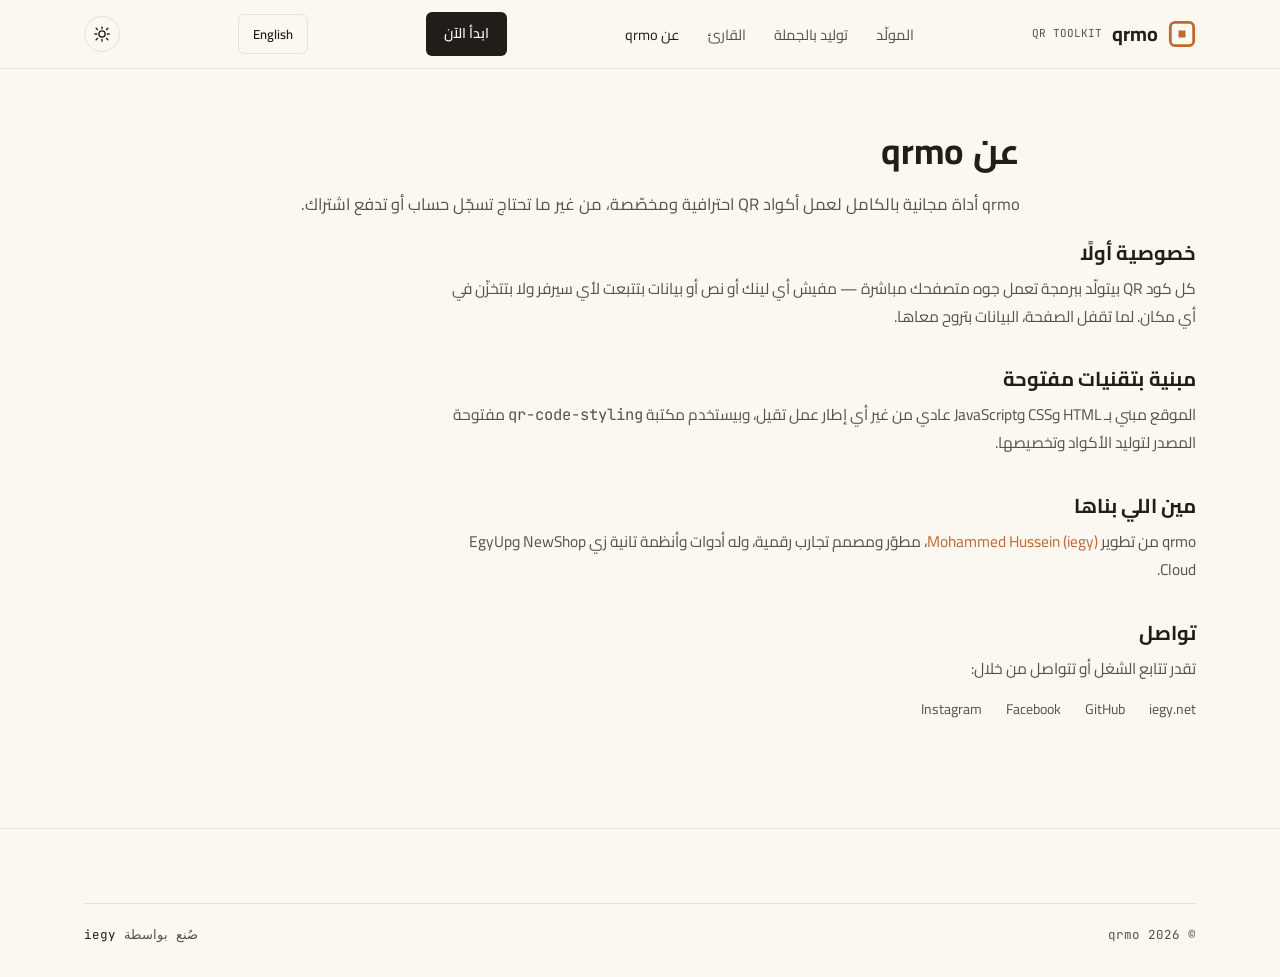
<file: about.html>
<!DOCTYPE html>
<html lang="ar" dir="rtl">
<head>
<meta charset="UTF-8">
<script>(function(){try{var l=localStorage.getItem('qrmo-lang')||'ar';document.documentElement.lang=l;document.documentElement.dir=l==='ar'?'rtl':'ltr';var th=localStorage.getItem('qrmo-theme');if(th==='light')document.documentElement.setAttribute('data-theme','light');}catch(e){}})();</script>
<meta name="viewport" content="width=device-width, initial-scale=1">
<title>عن qrmo</title>
<meta name="description" content="qrmo أداة مجانية لعمل أكواد QR احترافية، بتشتغل بالكامل جوه متصفحك من غير ما ترسل أي بيانات لسيرفر.">
<link rel="canonical" href="https://iegy.net/qr/about.html">
<meta property="og:type" content="website">
<meta property="og:site_name" content="qrmo">
<meta property="og:locale" content="ar_AR">
<meta property="og:title" content="عن qrmo">
<meta property="og:description" content="qrmo أداة مجانية لعمل أكواد QR احترافية، بتشتغل بالكامل جوه متصفحك من غير ما ترسل أي بيانات لسيرفر.">
<meta property="og:url" content="https://iegy.net/qr/about.html">
<meta property="og:image" content="https://iegy.net/qr/og-image.png">
<meta property="og:image:width" content="1200">
<meta property="og:image:height" content="630">
<meta name="twitter:card" content="summary_large_image">
<meta name="twitter:title" content="عن qrmo">
<meta name="twitter:description" content="qrmo أداة مجانية لعمل أكواد QR احترافية، بتشتغل بالكامل جوه متصفحك.">
<meta name="twitter:image" content="https://iegy.net/qr/og-image.png">
<meta name="theme-color" content="#111219">
<link rel="manifest" href="manifest.json">
<link rel="icon" type="image/svg+xml" href="favicon.svg">
<link rel="icon" type="image/png" sizes="32x32" href="favicon-32.png">
<link rel="apple-touch-icon" href="apple-touch-icon.png">
<link rel="stylesheet" href="style.css">
</head>
<body>

<nav class="site-nav">
  <div class="container">
    <a href="index.html" class="brand">
      <span class="brand-mark"><svg viewBox="0 0 24 24" fill="none"><rect x="2" y="2" width="20" height="20" rx="4" stroke="currentColor" stroke-width="2.4"/><rect x="9" y="9" width="6" height="6" fill="currentColor"/></svg></span>
      qrmo <small class="mono" data-i18n="nav.tag">QR TOOLKIT</small>
    </a>
    <ul class="nav-links">
      <li><a href="generator.html" data-i18n="nav.generator">المولّد</a></li>
      <li><a href="batch.html" data-i18n="nav.batch">توليد بالجملة</a></li>
      <li><a href="scanner.html" data-i18n="nav.scanner">القارئ</a></li>
      <li><a href="about.html" class="active" data-i18n="nav.about">عن qrmo</a></li>
    </ul>
    <a href="generator.html" class="nav-cta" style="display:inline-flex" data-i18n="nav.cta.start">ابدأ الآن</a>
    <button class="lang-toggle" id="langToggle" type="button" data-i18n="nav.lang.toggle">English</button>
    <button class="theme-toggle" id="themeToggle" type="button" aria-label="Toggle theme" data-i18n-aria-label="nav.theme.toggle"><svg class="icon-sun" viewBox="0 0 24 24" fill="none" aria-hidden="true"><circle cx="12" cy="12" r="4.2" stroke="currentColor" stroke-width="1.8"/><path d="M12 2.5v2.4M12 19.1v2.4M4.2 4.2l1.7 1.7M18.1 18.1l1.7 1.7M2.5 12h2.4M19.1 12h2.4M4.2 19.8l1.7-1.7M18.1 5.9l1.7-1.7" stroke="currentColor" stroke-width="1.8" stroke-linecap="round"/></svg><svg class="icon-moon" viewBox="0 0 24 24" fill="none" aria-hidden="true"><path d="M20 14.5A8.5 8.5 0 119.5 4a7 7 0 1010.5 10.5z" stroke="currentColor" stroke-width="1.8" stroke-linejoin="round"/></svg></button>
    <button class="nav-toggle" aria-label="فتح القائمة" data-i18n-aria-label="nav.toggle.aria" aria-expanded="false">
      <span></span><span></span><span></span>
    </button>
  </div>
</nav>

<div class="container about-hero">
  <h1 data-i18n="about.h1">عن qrmo</h1>
  <p data-i18n="about.lead">qrmo أداة مجانية بالكامل لعمل أكواد QR احترافية ومخصّصة، من غير ما تحتاج تسجّل حساب أو تدفع اشتراك.</p>
</div>

<div class="container" style="padding-bottom:70px;">
  <div class="about-block reveal">
    <h2 data-i18n="about.privacy.h2">خصوصية أولًا</h2>
    <p data-i18n="about.privacy.p">كل كود QR بيتولّد ببرمجة تعمل جوه متصفحك مباشرة — مفيش أي لينك أو نص أو بيانات بتتبعت لأي سيرفر ولا بتتخزّن في أي مكان. لما تقفل الصفحة، البيانات بتروح معاها.</p>
  </div>

  <div class="about-block reveal">
    <h2 data-i18n="about.tech.h2">مبنية بتقنيات مفتوحة</h2>
    <p><span data-i18n="about.tech.p1">الموقع مبني بـ HTML وCSS وJavaScript عادي من غير أي إطار عمل تقيل، وبيستخدم مكتبة</span> <span class="mono">qr-code-styling</span> <span data-i18n="about.tech.p2">مفتوحة المصدر لتوليد الأكواد وتخصيصها.</span></p>
  </div>

  <div class="about-block reveal">
    <h2 data-i18n="about.who.h2">مين اللي بناها</h2>
    <p><span data-i18n="about.who.p1">qrmo من تطوير</span> <a href="https://iegy.net" target="_blank" rel="noopener" style="color:var(--ultra-600)">Mohammed Hussein (iegy)</a><span data-i18n="about.who.p2">، مطوّر ومصمم تجارب رقمية، وله أدوات وأنظمة تانية زي NewShop وEgyUp Cloud.</span></p>
  </div>

  <div class="about-block reveal">
    <h2 data-i18n="about.contact.h2">تواصل</h2>
    <p data-i18n="about.contact.p">تقدر تتابع الشغل أو تتواصل من خلال:</p>
    <div class="footer-links" style="margin-top:14px;">
      <a href="https://iegy.net" target="_blank" rel="noopener">iegy.net</a>
      <a href="https://github.com/iegy/qrmo" target="_blank" rel="noopener">GitHub</a>
      <a href="https://facebook.com/iegy.net" target="_blank" rel="noopener">Facebook</a>
      <a href="https://instagram.com/iegyup" target="_blank" rel="noopener">Instagram</a>
    </div>
  </div>
</div>

<footer class="site-footer">
  <div class="container">
    <div class="footer-bottom">
      <span>© <span data-year></span> qrmo</span>
      <span><span data-i18n="footer.made">صُنع بواسطة</span> <a href="https://iegy.net" target="_blank" rel="noopener" style="color:var(--paper-50)">iegy</a></span>
    </div>
  </div>
</footer>

<script src="i18n.js"></script>
<script src="main.js"></script>
</body>
</html>
</file>
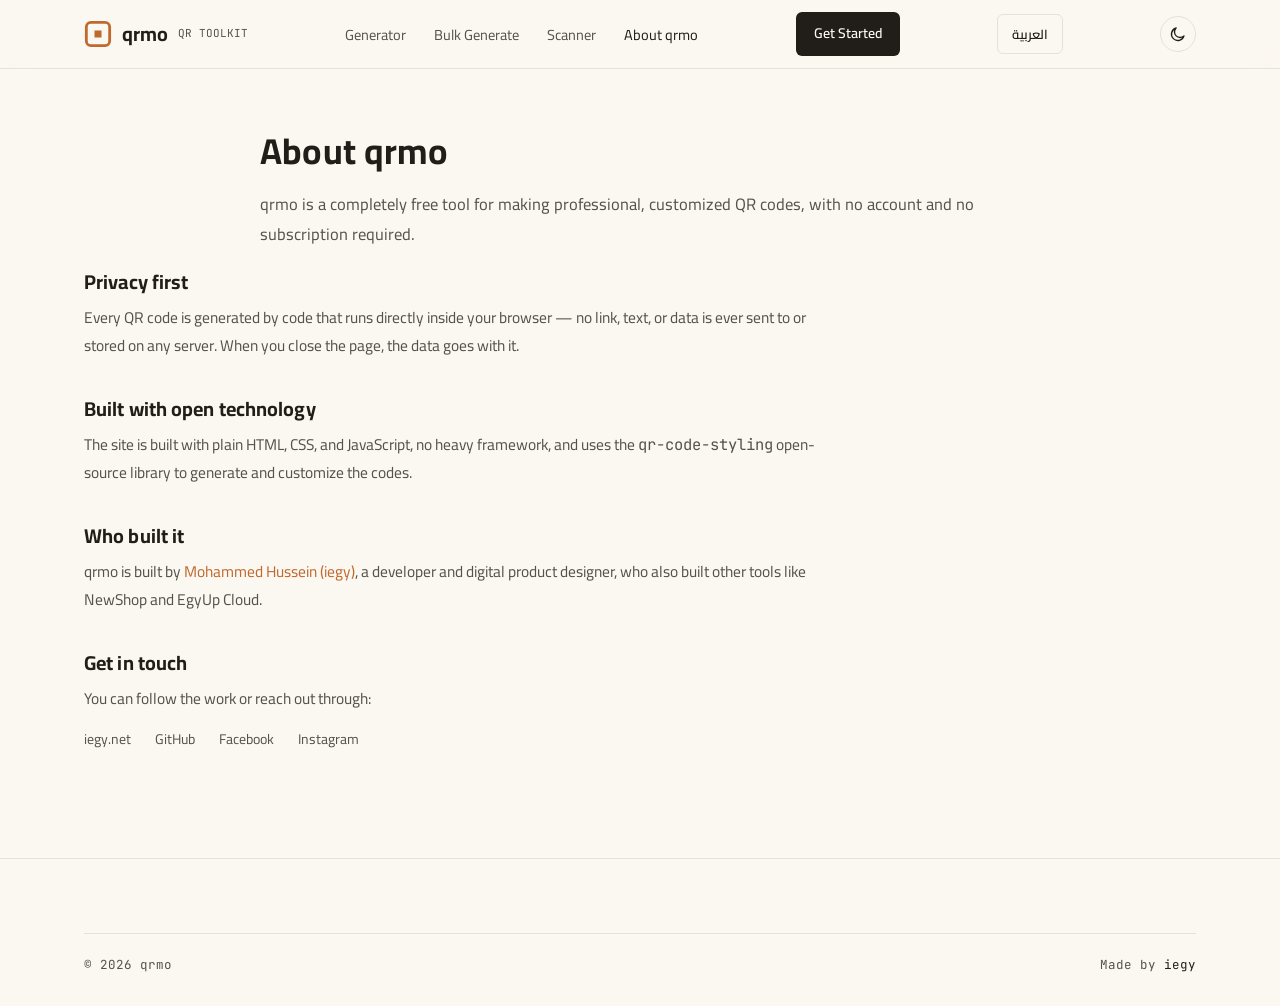
<file: en/about.html>
<!DOCTYPE html>
<html lang="en" dir="ltr" data-theme="light" data-default-lang="en" data-asset-base="../">
<head>
<meta charset="UTF-8">
<script>(function(){try{var l=document.documentElement.dataset.defaultLang||'en';document.documentElement.lang=l;document.documentElement.dir=l==='ar'?'rtl':'ltr';var t=localStorage.getItem('qrmo-theme');if(!t)t=matchMedia('(prefers-color-scheme: dark)').matches?'dark':'light';document.documentElement.dataset.theme=t;}catch(e){}})();</script>
<meta name="viewport" content="width=device-width, initial-scale=1">
<title>About qrmo</title>
<meta name="description" content="Learn about qrmo, a free privacy-first QR toolkit that runs entirely in your browser.">
<link rel="canonical" href="https://iegy.net/qr/en/about.html">
<link rel="alternate" hreflang="ar" href="https://iegy.net/qr/about.html">
<link rel="alternate" hreflang="en" href="https://iegy.net/qr/en/about.html">
<link rel="alternate" hreflang="x-default" href="https://iegy.net/qr/about.html">
<meta property="og:type" content="website">
<meta property="og:site_name" content="qrmo">
<meta property="og:locale" content="ar_AR">
<meta property="og:title" content="About qrmo">
<meta property="og:description" content="Learn about qrmo, a free privacy-first QR toolkit that runs entirely in your browser.">
<meta property="og:url" content="https://iegy.net/qr/en/about.html">
<meta property="og:image" content="https://iegy.net/qr/og-image.png">
<meta property="og:image:width" content="1200">
<meta property="og:image:height" content="630">
<meta name="twitter:card" content="summary_large_image">
<meta name="twitter:title" content="About qrmo">
<meta name="twitter:description" content="Learn about qrmo, a free privacy-first QR toolkit that runs entirely in your browser.">
<meta name="twitter:image" content="https://iegy.net/qr/og-image.png">
<meta name="theme-color" content="#FBF7F1">
<link rel="manifest" href="../manifest.json">
<link rel="icon" type="image/svg+xml" href="../favicon.svg">
<link rel="icon" type="image/png" sizes="32x32" href="../favicon-32.png">
<link rel="apple-touch-icon" href="../apple-touch-icon.png">
<link rel="stylesheet" href="../style.css">
</head>
<body>

<nav class="site-nav">
  <div class="container">
    <a href="index.html" class="brand">
      <span class="brand-mark"><svg viewBox="0 0 24 24" fill="none"><rect x="2" y="2" width="20" height="20" rx="4" stroke="currentColor" stroke-width="2.4"/><rect x="9" y="9" width="6" height="6" fill="currentColor"/></svg></span>
      qrmo <small class="mono" data-i18n="nav.tag">QR TOOLKIT</small>
    </a>
    <ul class="nav-links">
      <li><a href="generator.html" data-i18n="nav.generator">Generator</a></li>
      <li><a href="batch.html" data-i18n="nav.batch">Bulk Generate</a></li>
      <li><a href="scanner.html" data-i18n="nav.scanner">Scanner</a></li>
      <li><a href="about.html" class="active" data-i18n="nav.about">About qrmo</a></li>
    </ul>
    <a href="generator.html" class="nav-cta" style="display:inline-flex" data-i18n="nav.cta.start">ابدأ الآن</a>
    <button class="lang-toggle" id="langToggle" type="button" data-i18n="nav.lang.toggle">العربية</button>
    <button class="theme-toggle" id="themeToggle" type="button" aria-label="Toggle theme" data-i18n-aria-label="nav.theme.toggle"><svg class="icon-sun" viewBox="0 0 24 24" fill="none" aria-hidden="true"><circle cx="12" cy="12" r="4.2" stroke="currentColor" stroke-width="1.8"/><path d="M12 2.5v2.4M12 19.1v2.4M4.2 4.2l1.7 1.7M18.1 18.1l1.7 1.7M2.5 12h2.4M19.1 12h2.4M4.2 19.8l1.7-1.7M18.1 5.9l1.7-1.7" stroke="currentColor" stroke-width="1.8" stroke-linecap="round"/></svg><svg class="icon-moon" viewBox="0 0 24 24" fill="none" aria-hidden="true"><path d="M20 14.5A8.5 8.5 0 119.5 4a7 7 0 1010.5 10.5z" stroke="currentColor" stroke-width="1.8" stroke-linejoin="round"/></svg></button>
    <button class="nav-toggle" aria-label="فتح القائمة" data-i18n-aria-label="nav.toggle.aria" aria-expanded="false">
      <span></span><span></span><span></span>
    </button>
  </div>
</nav>

<div class="container about-hero">
  <h1 data-i18n="about.h1">About qrmo</h1>
  <p data-i18n="about.lead">qrmo أداة مجانية بالكامل لعمل أكواد QR احترافية ومخصّصة، من غير ما تحتاج تسجّل حساب أو تدفع اشتراك.</p>
</div>

<div class="container" style="padding-bottom:70px;">
  <div class="about-block reveal">
    <h2 data-i18n="about.privacy.h2">خصوصية أولًا</h2>
    <p data-i18n="about.privacy.p">كل كود QR بيتولّد ببرمجة تعمل جوه متصفحك مباشرة — مفيش أي لينك أو نص أو بيانات بتتبعت لأي سيرفر ولا بتتخزّن في أي مكان. لما تقفل الصفحة، البيانات بتروح معاها.</p>
  </div>

  <div class="about-block reveal">
    <h2 data-i18n="about.tech.h2">مبنية بتقنيات مفتوحة</h2>
    <p><span data-i18n="about.tech.p1">الموقع مبني بـ HTML وCSS وJavaScript عادي من غير أي إطار عمل تقيل، وبيستخدم مكتبة</span> <span class="mono">qr-code-styling</span> <span data-i18n="about.tech.p2">مفتوحة المصدر لتوليد الأكواد وتخصيصها.</span></p>
  </div>

  <div class="about-block reveal">
    <h2 data-i18n="about.who.h2">مين اللي بناها</h2>
    <p><span data-i18n="about.who.p1">qrmo من تطوير</span> <a href="https://iegy.net" target="_blank" rel="noopener" style="color:var(--ultra-600)">Mohammed Hussein (iegy)</a><span data-i18n="about.who.p2">، مطوّر ومصمم تجارب رقمية، وله أدوات وأنظمة تانية زي NewShop وEgyUp Cloud.</span></p>
  </div>

  <div class="about-block reveal">
    <h2 data-i18n="about.contact.h2">تواصل</h2>
    <p data-i18n="about.contact.p">تقدر تتابع الشغل أو تتواصل من خلال:</p>
    <div class="footer-links" style="margin-top:14px;">
      <a href="https://iegy.net" target="_blank" rel="noopener">iegy.net</a>
      <a href="https://github.com/iegy/qrmo" target="_blank" rel="noopener">GitHub</a>
      <a href="https://facebook.com/iegy.net" target="_blank" rel="noopener">Facebook</a>
      <a href="https://instagram.com/iegyup" target="_blank" rel="noopener">Instagram</a>
    </div>
  </div>
</div>

<footer class="site-footer">
  <div class="container">
    <div class="footer-bottom">
      <span>© <span data-year></span> qrmo</span>
      <span><span data-i18n="footer.made">صُنع بواسطة</span> <a href="https://iegy.net" target="_blank" rel="noopener" style="color:var(--fg)">iegy</a></span>
    </div>
  </div>
</footer>

<script src="../i18n.js"></script>
<script src="../main.js"></script>
</body>
</html>
</file>
<file: style.css>
/* ==========================================================================
   qrmo — design tokens & shared styles
   Concept: a scanning desk in low light — paper proof-sheets (QR cards)
   sitting on a dark inked surface, with the QR finder-pattern (the three
   nested corner squares every QR code has) reused as the site's own
   registration marks. Authentic detail: marks sit at exactly THREE
   corners (top-right, top-left, bottom-right) — like a real QR symbol,
   never four.
   ========================================================================== */

@import url('https://fonts.googleapis.com/css2?family=Cairo:wght@400;500;600;700&family=JetBrains+Mono:wght@400;500;600;700&display=swap');

:root{
  --cream:#FBF7F1; --cream-deep:#F3ECE1; --paper:#FFFFFF;
  --ink:#211E1A; --ink-soft:#55524B; --sage:#9DA287; --sage-dark:#767C63;
  --sand:#D6C3A9; --sand-dark:#A88A5F; --ember:#E4894B; --ember-dark:#C0692D;
  --ink-900:#211E1A; --ink-800:#332F2A; --ink-700:#55524B;
  --paper-50:#FBF7F1; --paper-100:#F3ECE1; --module:#211E1A;
  --ultra-600:#C0692D; --ultra-700:#A95625; --ultra-100:#F8E9DD;
  --verified-600:#767C63; --verified-100:#E8EBDD;
  --line-onlight:rgba(33,30,26,.12); --line-ondark:rgba(244,239,231,.12);
  --muted-onlight:#55524B; --muted-ondark:#B5ADA1;
  --bg:var(--cream); --bg-alt:var(--cream-deep); --fg:var(--ink); --fg-muted:var(--ink-soft);
  --hairline:rgba(33,30,26,.10); --surface:var(--paper); --accent:var(--ember-dark); --chip:var(--cream-deep);
  --f-display:'Cairo',system-ui,sans-serif; --f-body:'Cairo',system-ui,sans-serif; --f-mono:'JetBrains Mono',ui-monospace,monospace;
  --container:1160px; --radius:14px; --radius-sm:6px;
  color-scheme:light;
}
html[data-theme="dark"]{
  --bg:#141210; --bg-alt:#1B1815; --surface:#211E1A; --fg:#F4EFE7; --fg-muted:#B5ADA1;
  --hairline:rgba(244,239,231,.12); --accent:#F0A46B; --chip:rgba(244,239,231,.07);
  --ultra-600:#F0A46B; --ultra-700:#E4894B; --verified-600:#B3BA96;
  color-scheme:dark;
}

*,*::before,*::after{ box-sizing:border-box; }
html{ scroll-behavior:smooth; }
body{
  margin:0;
  background:var(--bg);
  color:var(--fg);
  font-family:var(--f-body);
  font-size:16px;
  line-height:1.7;
  -webkit-font-smoothing:antialiased;
  transition:background-color .2s ease, color .2s ease;
}
img{ max-width:100%; display:block; }
a{ color:inherit; text-decoration:none; }
ul{ margin:0; padding:0; list-style:none; }
button{ font-family:inherit; background:none; border:none; appearance:none; -webkit-appearance:none; -moz-appearance:none; }
h1,h2,h3,h4{ font-family:var(--f-display); font-weight:700; margin:0; line-height:1.25; }
p{ margin:0; }
code, .mono{ font-family:var(--f-mono); }

:focus-visible{ outline:2px solid var(--ultra-600); outline-offset:3px; }

.container{ max-width:var(--container); margin-inline:auto; padding-inline:24px; }
.only-mobile{ display:none; }

@media (prefers-reduced-motion: reduce){
  *{ animation-duration:0.001ms !important; animation-iteration-count:1 !important; transition-duration:0.001ms !important; scroll-behavior:auto !important; }
}

/* ---------------------------------- nav --------------------------------- */
.site-nav{
  position:sticky; top:0; z-index:50;
  background:rgba(17,18,25,.86);
  backdrop-filter:blur(10px);
  border-bottom:1px solid var(--hairline);
}
.site-nav .container{
  display:flex; align-items:center; justify-content:space-between;
  height:68px;
}
.brand{ display:flex; align-items:center; gap:10px; font-family:var(--f-display); font-weight:700; font-size:20px; }
.brand-mark{ width:28px; height:28px; color:var(--ultra-600); }
.brand small{ font-family:var(--f-mono); font-weight:400; font-size:11px; color:var(--fg-muted); }

.nav-links{ display:flex; align-items:center; gap:28px; }
.nav-links a{ font-size:14.5px; color:var(--fg-muted); transition:color .15s; }
.nav-links a:hover, .nav-links a.active{ color:var(--fg); }
.nav-cta{
  background:var(--ultra-600); color:#fff !important; padding:9px 18px;
  border-radius:100px; font-size:14px; font-weight:600;
}
.nav-cta:hover{ background:var(--ultra-700); }
.lang-toggle{
  border:1.5px solid var(--hairline); color:var(--fg); background:transparent;
  padding:7px 14px; border-radius:100px; font-size:13px; font-weight:600; cursor:pointer; transition:.15s;
  font-family:var(--f-body);
}
.lang-toggle:hover{ border-color:var(--ultra-600); color:var(--ultra-600); }
.theme-toggle{
  display:flex; align-items:center; justify-content:center; width:36px; height:36px;
  border-radius:50%; border:1.5px solid var(--hairline); background:transparent; color:var(--fg);
  cursor:pointer; transition:.15s;
}
.theme-toggle:hover{ border-color:var(--ultra-600); color:var(--ultra-600); }
.theme-toggle svg{ width:18px; height:18px; }
.theme-toggle .icon-moon{ display:none; }
[data-theme="light"] .theme-toggle .icon-sun{ display:none; }
[data-theme="light"] .theme-toggle .icon-moon{ display:block; }
.nav-toggle{ display:none; }

body.menu-open{ overflow:hidden; }

@media (max-width:820px){
  /* NOTE: main.js moves this element to be a direct child of <body> while
     in mobile layout. It must NOT be a descendant of `.site-nav` (which is
     `position:sticky`, i.e. "positioned") — a positioned ancestor becomes
     the containing block for `position:fixed` descendants, which made this
     panel size itself against the ~68px nav bar instead of the viewport. */
  .nav-links{
    position:fixed; inset:0; background:var(--bg);
    flex-direction:column; align-items:stretch; padding:88px 24px 24px; gap:4px;
    z-index:70;
    visibility:hidden; opacity:0; pointer-events:none;
    transition:opacity .15s ease, visibility 0s linear .15s;
  }
  .nav-links.open{
    visibility:visible; opacity:1; pointer-events:auto;
    transition:opacity .15s ease, visibility 0s linear;
  }
  .nav-links a{ padding:14px 4px; border-bottom:1px solid var(--hairline); font-size:16px; }
  .nav-toggle{
    display:flex; flex-direction:column; gap:5px; background:none; border:0; padding:8px; cursor:pointer;
    position:relative; z-index:80;
  }
  .nav-toggle span{ width:22px; height:2px; background:var(--fg); border-radius:2px; transition:transform .2s ease, opacity .2s ease; }
  .nav-toggle[aria-expanded="true"] span:nth-child(1){ transform:translateY(7px) rotate(45deg); }
  .nav-toggle[aria-expanded="true"] span:nth-child(2){ opacity:0; }
  .nav-toggle[aria-expanded="true"] span:nth-child(3){ transform:translateY(-7px) rotate(-45deg); }
  .only-mobile{ display:block; }
}

/* --------------------------------- buttons -------------------------------- */
.btn{
  display:inline-flex; align-items:center; justify-content:center; gap:8px;
  padding:13px 26px; border-radius:100px; font-weight:600; font-size:15px;
  border:1px solid transparent; cursor:pointer; transition:.15s;
  background:transparent; appearance:none; -webkit-appearance:none; -moz-appearance:none;
}
.btn-primary{ background:var(--ultra-600); color:#fff; }
.btn-primary:hover{ background:var(--ultra-700); }
.btn-ghost-dark{ border-color:var(--hairline); color:var(--fg); }
.btn-ghost-dark:hover{ border-color:var(--fg); }
.btn-ghost-light{ border-color:var(--line-onlight); color:var(--module); }
.btn-ghost-light:hover{ border-color:var(--module); }
.btn-block{ width:100%; }
.btn[disabled]{ opacity:.45; cursor:not-allowed; }

/* ---------------------------------- proof card / finder marks ---------------------------------- */
.proof-card{
  position:relative;
  background:var(--paper-50);
  color:var(--module);
  border-radius:var(--radius);
  padding:28px;
}
.finder{ position:absolute; width:22px; height:22px; color:var(--ink-900); opacity:.55; }
.finder svg{ width:100%; height:100%; display:block; }
.finder.tl{ top:10px; inset-inline-start:10px; }
.finder.tr{ top:10px; inset-inline-end:10px; }
.finder.br{ bottom:10px; inset-inline-end:10px; }
/* deliberately no .bl — real QR symbols only carry three finder patterns */

.on-dark .finder{ color:var(--paper-50); opacity:.35; }

/* ---------------------------------- hero ---------------------------------- */
.hero{ padding:64px 0 76px; }
.hero-grid{ display:grid; grid-template-columns:1.1fr .9fr; gap:56px; align-items:center; }
.eyebrow{
  display:inline-flex; align-items:center; gap:8px; font-family:var(--f-mono);
  font-size:12.5px; letter-spacing:.04em; color:var(--verified-600);
  background:rgba(14,163,122,.12); border:1px solid rgba(14,163,122,.3);
  padding:6px 12px; border-radius:100px; margin-bottom:20px;
}
.eyebrow i{ width:6px; height:6px; border-radius:50%; background:var(--verified-600); }
.hero h1{ font-size:46px; letter-spacing:-.01em; }
.hero h1 span{ color:var(--ultra-600); }
.hero-sub{ color:var(--fg-muted); font-size:17px; max-width:46ch; margin-top:18px; }
.hero-actions{ display:flex; gap:14px; margin-top:32px; flex-wrap:wrap; }
.hero-note{ margin-top:18px; font-size:13px; color:var(--fg-muted); font-family:var(--f-mono); }

/* live mini demo */
.demo-card{ max-width:400px; margin-inline-start:auto; }
.demo-card label{ display:block; font-size:13px; font-weight:600; margin-bottom:8px; }
.demo-input{
  width:100%; padding:13px 14px; border-radius:var(--radius-sm); border:1.5px solid var(--line-onlight);
  font-family:var(--f-mono); font-size:14px; background:#fff; color:var(--module);
}
.demo-input:focus{ border-color:var(--ultra-600); }
.demo-preview{
  margin-top:20px; display:flex; align-items:center; justify-content:center;
  background:#fff; border:1.5px dashed var(--line-onlight); border-radius:var(--radius-sm);
  padding:18px; min-height:220px; position:relative; overflow:hidden;
}
.demo-preview canvas, .demo-preview img{ position:relative; z-index:1; }
.demo-preview .scan-line{
  position:absolute; inset-inline:0; top:0; height:2px; background:var(--ultra-600);
  box-shadow:0 0 14px 2px var(--ultra-600); opacity:0; z-index:2;
}
.demo-preview.scanning .scan-line{ animation:scan .9s ease-in-out; }
@keyframes scan{
  0%{ top:0; opacity:1; } 92%{ opacity:1; } 100%{ top:100%; opacity:0; }
}
.demo-hint{ margin-top:12px; font-size:12.5px; color:var(--muted-onlight); text-align:center; }
.demo-actions{ display:flex; gap:10px; margin-top:16px; }
.demo-actions .btn{ flex:1; padding:10px 14px; font-size:13.5px; }

@media (max-width:900px){
  .hero-grid{ grid-template-columns:1fr; }
  .hero h1{ font-size:34px; }
  .demo-card{ margin-inline:auto; }
}

/* ---------------------------------- sections ---------------------------------- */
section{ padding:72px 0; }
.section-head{ max-width:640px; margin-bottom:44px; }
.section-head h2{ font-size:32px; }
.section-head p{ color:var(--fg-muted); margin-top:12px; font-size:16px; }
.section-alt{ background:var(--bg-alt); }

/* feature grid */
.grid-3{ display:grid; grid-template-columns:repeat(3,1fr); gap:20px; }
.grid-2{ display:grid; grid-template-columns:repeat(2,1fr); gap:20px; }
.feature-card{
  background:var(--bg-alt); border:1px solid var(--hairline); border-radius:var(--radius);
  padding:26px; position:relative;
}
.feature-card .ico{ width:38px; height:38px; color:var(--ultra-600); margin-bottom:16px; }
.feature-card h3{ font-size:17.5px; margin-bottom:8px; }
.feature-card p{ color:var(--fg-muted); font-size:14.5px; }

@media (max-width:900px){ .grid-3{ grid-template-columns:1fr; } .grid-2{ grid-template-columns:1fr; } }

/* numbered steps — a genuine sequence, so numbering earns its keep */
.steps{ counter-reset:step; display:grid; grid-template-columns:repeat(4,1fr); gap:16px; }
.step{ position:relative; padding-inline-start:0; }
.step .num{
  font-family:var(--f-mono); font-size:13px; color:var(--ultra-600);
  border:1px solid var(--ultra-600); width:30px; height:30px; border-radius:50%;
  display:flex; align-items:center; justify-content:center; margin-bottom:14px;
}
.step h4{ font-size:15.5px; margin-bottom:6px; }
.step p{ color:var(--fg-muted); font-size:14px; }
@media (max-width:900px){ .steps{ grid-template-columns:1fr 1fr; } }
@media (max-width:560px){ .steps{ grid-template-columns:1fr; } }

/* ---------------------------------- tools shell (generator/batch) ---------------------------------- */
.tools-header{ padding:40px 0 8px; }
.tools-header h1{ font-size:30px; }
.tools-header p{ color:var(--fg-muted); margin-top:8px; max-width:60ch; }

.type-tabs{ display:flex; gap:8px; flex-wrap:wrap; margin:28px 0; }
.type-tab{
  padding:9px 16px; border-radius:100px; border:1px solid var(--hairline);
  background:transparent; color:var(--fg-muted); font-size:14px; cursor:pointer; transition:.15s;
}
.type-tab.active{ background:var(--ultra-600); border-color:var(--ultra-600); color:#fff; }

.tool-grid{ display:grid; grid-template-columns:1.05fr .95fr; gap:32px; align-items:start; padding-bottom:80px; }
@media (max-width:960px){ .tool-grid{ grid-template-columns:1fr; } }

.panel{ background:var(--bg-alt); border:1px solid var(--hairline); border-radius:var(--radius); padding:26px; }
.panel + .panel{ margin-top:18px; }
.panel h3{ font-size:15px; margin-bottom:16px; color:var(--fg-muted); font-weight:600; letter-spacing:.02em; }

.field{ margin-bottom:16px; }
.field label{ display:block; font-size:13.5px; font-weight:600; margin-bottom:7px; }
.field .hint{ font-size:12px; color:var(--fg-muted); margin-top:6px; }
.field input[type=text], .field input[type=url], .field input[type=email], .field input[type=tel], .field textarea, .field select{
  width:100%; padding:11px 13px; border-radius:var(--radius-sm); border:1.5px solid var(--hairline);
  background:var(--bg); color:var(--fg); font-family:var(--f-body); font-size:14.5px;
}
.field textarea{ resize:vertical; min-height:80px; }
.field input:focus, .field textarea:focus, .field select:focus{ border-color:var(--ultra-600); }
.field-row{ display:grid; grid-template-columns:1fr 1fr; gap:12px; }
@media (max-width:520px){ .field-row{ grid-template-columns:1fr; } }

.field-check{ display:flex; align-items:center; gap:8px; font-size:14px; }

.swatch-row{ display:flex; align-items:center; gap:12px; }
.swatch-row input[type=color]{ width:44px; height:36px; border-radius:8px; border:1.5px solid var(--hairline); background:none; padding:2px; cursor:pointer; }
.swatch-row .swatch-val{ font-family:var(--f-mono); font-size:13px; color:var(--fg-muted); }

.range-row{ display:flex; align-items:center; gap:12px; }
.range-row input[type=range]{ flex:1; accent-color:var(--ultra-600); }
.range-row .range-val{ font-family:var(--f-mono); font-size:13px; width:44px; text-align:end; color:var(--fg-muted); }

.style-pick{ display:flex; gap:10px; flex-wrap:wrap; }
.style-pick button{
  border:1.5px solid var(--hairline); background:var(--bg); color:var(--fg-muted);
  padding:8px 14px; border-radius:8px; font-size:13px; cursor:pointer;
}
.style-pick button.active{ border-color:var(--ultra-600); color:var(--fg); background:rgba(58,78,255,.14); }

.upload-row{ display:flex; align-items:center; gap:12px; }
.upload-row input[type=file]{ display:none; }
.upload-btn{ padding:9px 16px; border:1.5px dashed var(--hairline); border-radius:8px; font-size:13.5px; cursor:pointer; color:var(--fg-muted); }
.upload-btn:hover{ border-color:var(--ultra-600); color:var(--fg); }
.upload-clear{ font-size:12.5px; color:var(--fg-muted); cursor:pointer; text-decoration:underline; }

/* sticky preview */
.preview-panel{ position:sticky; top:88px; }
.qr-stage{ display:flex; align-items:center; justify-content:center; padding:30px; min-height:320px; }
.qr-stage canvas, .qr-stage img{ max-width:100%; height:auto; border-radius:6px; }
.download-row{ display:flex; gap:10px; padding:0 26px 26px; }
.download-row .btn{ flex:1; }
.scan-count{ text-align:center; font-family:var(--f-mono); font-size:12px; color:var(--verified-600); padding-bottom:14px; }

.qr-warning{
  margin-top:14px; padding:12px 14px; border-radius:10px; font-size:13px; line-height:1.6;
  background:rgba(230,160,20,.12); border:1px solid rgba(230,160,20,.35); color:#e6b02e;
}

/* saved codes library */
.saved-list{ display:flex; flex-direction:column; gap:8px; }
.saved-list .empty{ color:var(--fg-muted); font-size:13px; }
.saved-list li{
  display:flex; align-items:center; justify-content:space-between; gap:10px;
  background:var(--bg); border:1px solid var(--hairline); border-radius:10px; padding:10px 12px;
}
.saved-list .saved-label{ font-size:13px; overflow:hidden; text-overflow:ellipsis; white-space:nowrap; }
.saved-list .saved-actions{ display:flex; gap:6px; flex:none; }
.saved-list .saved-actions button{
  font-size:12px; padding:6px 10px; border-radius:7px; border:1px solid var(--hairline); color:var(--fg-muted); cursor:pointer;
}
.saved-list .saved-actions button:hover{ color:var(--fg); border-color:var(--ultra-600); }

/* batch */
.dropzone{
  border:1.5px dashed var(--hairline); border-radius:var(--radius); padding:38px 20px; text-align:center;
  color:var(--fg-muted); cursor:pointer; transition:.15s;
}
.dropzone.drag{ border-color:var(--ultra-600); background:rgba(58,78,255,.08); color:var(--fg); }
.dropzone strong{ color:var(--fg); }
.batch-table-wrap{ overflow:auto; margin-top:22px; border:1px solid var(--hairline); border-radius:var(--radius); }
table.batch-table{ width:100%; border-collapse:collapse; font-size:13.5px; }
table.batch-table th, table.batch-table td{ padding:11px 14px; text-align:start; border-bottom:1px solid var(--hairline); }
table.batch-table th{ color:var(--fg-muted); font-weight:600; font-size:12.5px; }
table.batch-table td.mono{ font-family:var(--f-mono); }
.batch-grid{
  display:flex; flex-wrap:wrap; gap:14px; margin-top:22px;
}
.batch-thumb{ background:#fff; border-radius:10px; padding:12px; text-align:center; width:150px; flex:0 0 150px; }
.batch-thumb canvas, .batch-thumb img{ max-width:100%; height:auto; display:block; margin-inline:auto; }
.batch-thumb span{ display:block; margin-top:8px; font-size:11px; color:var(--module); font-family:var(--f-mono); overflow:hidden; text-overflow:ellipsis; white-space:nowrap; }

/* ---------------------------------- footer ---------------------------------- */
.site-footer{ border-top:1px solid var(--hairline); padding:44px 0 30px; }
.footer-grid{ display:flex; justify-content:space-between; gap:40px; flex-wrap:wrap; }
.footer-links{ display:flex; gap:24px; flex-wrap:wrap; }
.footer-links a{ font-size:14px; color:var(--fg-muted); }
.footer-links a:hover{ color:var(--fg); }
.footer-bottom{ margin-top:30px; padding-top:20px; border-top:1px solid var(--hairline); display:flex; justify-content:space-between; gap:12px; flex-wrap:wrap; font-size:12.5px; color:var(--fg-muted); font-family:var(--f-mono); }

/* about */
.about-hero{ padding:60px 0 20px; max-width:760px; }
.about-hero h1{ font-size:36px; }
.about-hero p{ color:var(--fg-muted); margin-top:16px; font-size:16.5px; }
.about-block{ max-width:760px; margin-bottom:36px; }
.about-block h2{ font-size:20px; margin-bottom:10px; }
.about-block p{ color:var(--fg-muted); font-size:15.5px; }

/* reveal-on-scroll (subtle, orchestrated once) */
.reveal{ opacity:0; transform:translateY(14px); transition:opacity .5s ease, transform .5s ease; }
.reveal.in{ opacity:1; transform:none; }

/* ---------------------------------- scanner ---------------------------------- */
.scanner-wrap{ max-width:440px; margin-inline:auto; }
.scanner-video-wrap{
  position:relative; border-radius:var(--radius); overflow:hidden; background:#000;
  aspect-ratio:1/1; display:flex; align-items:center; justify-content:center;
}
.scanner-video-wrap video{ width:100%; height:100%; object-fit:cover; display:block; }
.scanner-video-wrap .viewfinder{
  position:absolute; inset:14%; border:2.5px solid var(--ultra-600); border-radius:18px;
  box-shadow:0 0 0 2000px rgba(0,0,0,.4); pointer-events:none;
}
.scanner-video-wrap .placeholder{ color:var(--fg-muted); font-size:14px; text-align:center; padding:20px; }
.scanner-video-wrap .placeholder svg{ width:40px; height:40px; margin:0 auto 12px; display:block; color:var(--fg-muted); }
.scanner-actions{ display:flex; gap:10px; margin-top:16px; }
.scanner-actions .btn{ flex:1; }
.scanner-divider{ display:flex; align-items:center; gap:12px; margin:26px 0; color:var(--fg-muted); font-size:13px; }
.scanner-divider::before, .scanner-divider::after{ content:''; flex:1; height:1px; background:var(--hairline); }
.scanner-upload{ text-align:center; }

.scan-result{ background:var(--bg-alt); border:1px solid var(--hairline); border-radius:var(--radius); padding:24px; margin-top:24px; }
.scan-result .type-badge{
  display:inline-flex; align-items:center; gap:6px; font-family:var(--f-mono); font-size:12px;
  background:rgba(14,163,122,.14); border:1px solid rgba(14,163,122,.3); color:var(--verified-600);
  padding:5px 12px; border-radius:100px; margin-bottom:14px;
}
.scan-result dl{ display:grid; grid-template-columns:auto 1fr; gap:8px 14px; margin:0 0 14px; font-size:14px; }
.scan-result dt{ color:var(--fg-muted); }
.scan-result dd{ margin:0; }
.scan-raw{
  font-family:var(--f-mono); font-size:13px; background:var(--bg); padding:12px 14px;
  border-radius:8px; overflow:auto; word-break:break-all; border:1px solid var(--hairline);
}
.scan-result-actions{ display:flex; gap:10px; margin-top:16px; flex-wrap:wrap; }

.scan-history{ margin-top:28px; }
.scan-history h3{ font-size:14px; color:var(--fg-muted); margin-bottom:12px; }
.scan-history ul{ display:flex; flex-direction:column; gap:8px; }
.scan-history li{
  background:var(--bg-alt); border:1px solid var(--hairline); border-radius:10px;
  padding:12px 14px; font-size:13px; cursor:pointer; display:flex; justify-content:space-between; gap:10px;
}
.scan-history li:hover{ border-color:var(--ultra-600); }
.scan-history li span.mono{ color:var(--fg-muted); overflow:hidden; text-overflow:ellipsis; white-space:nowrap; max-width:70%; }

/* print sheet for batch */
#printSheet{ display:none; }
@media print{
  body *{ visibility:hidden; }
  #printSheet, #printSheet *{ visibility:visible; }
  #printSheet{ display:block !important; position:absolute; inset:0; background:#fff; color:#000; padding:16mm; }
  #printSheet .print-grid{ display:grid; grid-template-columns:repeat(4,1fr); gap:10mm; }
  #printSheet .print-item{ text-align:center; }
  #printSheet .print-item span{ display:block; margin-top:4px; font-size:9px; font-family:var(--f-mono); }
}


/* ========================================================================== 
   qrmo v2 — iegy.net-aligned visual system + new tool components
   ========================================================================== */
body{font-size:16px;line-height:1.8;background:var(--bg);color:var(--fg);transition:background .3s ease,color .3s ease}
h1,h2,h3,h4{font-family:var(--f-display);letter-spacing:.005em}
.site-nav{background:color-mix(in srgb,var(--bg) 88%,transparent);backdrop-filter:blur(12px) saturate(1.2);border-bottom-color:var(--hairline)}
.brand-mark{color:var(--accent)}
.brand small,.nav-links a{color:var(--fg-muted)}
.nav-links a:hover,.nav-links a.active{color:var(--fg)}
.nav-cta,.btn-primary{background:var(--fg);color:var(--bg)!important;border-radius:6px}
.nav-cta:hover,.btn-primary:hover{background:var(--accent);color:#fff!important;transform:translateY(-1px)}
.btn{border-radius:6px;font-weight:700;padding:11px 20px}
.btn-ghost-dark{border-color:var(--hairline);color:var(--fg)}
.btn-ghost-dark:hover{background:var(--chip);border-color:color-mix(in srgb,var(--fg) 35%,transparent)}
.lang-toggle{border-radius:6px;border-color:var(--hairline);color:var(--fg)}
.theme-toggle{border-color:var(--hairline);color:var(--fg)}
.type-tab{border-radius:6px;background:var(--surface);color:var(--fg-muted)}
.type-tab.active{background:var(--fg);border-color:var(--fg);color:var(--bg)}
.panel,.feature-card,.scan-result{background:var(--surface);box-shadow:0 16px 40px -32px rgba(33,30,26,.35)}
.panel h3{color:var(--fg);font-weight:700}
.section-alt{background:var(--bg-alt)}
.eyebrow{color:var(--accent);background:var(--chip);border-color:var(--hairline)}
.eyebrow i{background:var(--accent)}
.hero h1 span{color:var(--accent)}
.proof-card{background:#fff;color:#211E1A;box-shadow:0 26px 58px -34px rgba(33,30,26,.45)}
.field input[type=text],.field input[type=url],.field input[type=email],.field input[type=tel],.field input[type=search],.field input[type=number],.field input[type=datetime-local],.field textarea,.field select{
  width:100%;padding:11px 13px;border-radius:6px;border:1px solid var(--hairline);background:var(--bg);color:var(--fg);font-family:var(--f-body);font-size:14.5px;outline:none
}
.field input:focus,.field textarea:focus,.field select:focus{border-color:var(--accent);box-shadow:0 0 0 3px color-mix(in srgb,var(--accent) 13%,transparent)}
.style-pick button{border-radius:6px;background:var(--bg);color:var(--fg-muted)}
.style-pick button.active{border-color:var(--accent);color:var(--fg);background:color-mix(in srgb,var(--accent) 12%,var(--bg))}
.range-row input[type=range]{accent-color:var(--accent)}
.upload-btn{border-radius:6px}.upload-btn:hover{border-color:var(--accent)}
.footer-bottom a{color:var(--fg)!important}

.panel-title-row{display:flex;align-items:center;justify-content:space-between;gap:12px;margin-bottom:12px}.panel-title-row h3{margin:0}.mini-badge{font-family:var(--f-mono);font-size:10px;letter-spacing:.06em;padding:4px 8px;border:1px solid var(--hairline);background:var(--chip);color:var(--accent);border-radius:4px;direction:ltr}
.template-grid{display:grid;grid-template-columns:repeat(3,1fr);gap:10px}.template-chip{display:flex;align-items:center;gap:8px;padding:10px;border:1px solid var(--hairline);border-radius:8px;background:var(--bg);color:var(--fg);cursor:pointer;text-align:start}.template-chip:hover,.template-chip.active{border-color:var(--accent);box-shadow:0 0 0 2px color-mix(in srgb,var(--accent) 9%,transparent)}.template-chip b{font-size:12px}.template-swatch{width:28px;height:28px;border-radius:7px;border:1px solid rgba(0,0,0,.08);flex:none}.template-swatch.iegy{background:linear-gradient(135deg,#211E1A 0 50%,#E4894B 50%)}.template-swatch.classic{background:linear-gradient(135deg,#111 0 50%,#fff 50%)}.template-swatch.sage{background:linear-gradient(135deg,#767C63 0 50%,#FBF7F1 50%)}.template-swatch.orange{background:linear-gradient(135deg,#8F4E24,#E4894B)}.template-swatch.night{background:linear-gradient(135deg,#211E1A 0 50%,#F0A46B 50%)}.template-swatch.rounded{background:radial-gradient(circle,#211E1A 36%,#fff 38%)}

.health-card{margin:0 24px 18px;padding:14px 16px;border:1px solid rgba(33,30,26,.1);background:#FBF7F1;border-radius:10px;color:#211E1A}.health-card>div:first-child{display:flex;align-items:center;justify-content:space-between;font-family:var(--f-mono);font-size:12px}.health-card strong{font-size:16px}.health-meter{height:6px;background:#E9E1D6;border-radius:99px;overflow:hidden;margin:9px 0}.health-meter i{display:block;height:100%;width:0;background:#767C63;border-radius:inherit;transition:width .3s ease}.health-meter i[data-level="fair"]{background:#A88A5F}.health-meter i[data-level="poor"]{background:#C0692D}.health-card p{font-size:11.5px;color:#55524B;text-align:center;margin:0}
.print-studio{border-top:1px solid rgba(33,30,26,.1);padding:18px 24px 24px;background:#FBF7F1;color:#211E1A}.print-studio h4{font-size:13px;margin-bottom:12px}.print-controls{display:grid;grid-template-columns:repeat(3,1fr);gap:8px}.print-controls label{font-size:10.5px;color:#55524B;display:block}.print-controls input,.print-controls select{width:100%;margin-top:5px;border:1px solid rgba(33,30,26,.14);background:#fff;color:#211E1A;border-radius:6px;padding:7px;font:12px var(--f-mono)}.print-controls label small{margin-inline-start:4px}.print-actions{display:grid;grid-template-columns:repeat(3,1fr);gap:7px;margin-top:12px}.print-actions .btn{padding:8px 6px;font-size:11px;color:#211E1A;border-color:rgba(33,30,26,.14)}
.library-toolbar{display:flex;gap:8px;margin-top:10px}.library-toolbar .btn{font-size:12px;padding:8px 12px}.saved-list li{background:var(--bg);border-radius:8px}.saved-meta{min-width:0;display:flex;flex-direction:column}.saved-meta small{font-size:10.5px;color:var(--fg-muted);margin-top:2px}.saved-actions{flex-wrap:wrap;justify-content:flex-end}.saved-actions .fav-btn{font-size:16px;line-height:1;color:var(--accent)}
.mapping-panel{margin:18px 0 16px;padding:18px;border:1px dashed var(--hairline);background:var(--bg);border-radius:10px}.mapping-grid{display:grid;grid-template-columns:repeat(4,1fr);gap:10px}.batch-progress{margin-inline-start:12px;color:var(--fg-muted);font-size:12px}.color-dot{display:inline-block;width:10px;height:10px;border-radius:50%;background:var(--dot);margin-inline-end:6px;border:1px solid var(--hairline)}

#singlePrintSheet{display:none}
@media print{
  body.printing-single *{visibility:hidden!important}body.printing-single #singlePrintSheet,body.printing-single #singlePrintSheet *{visibility:visible!important}
  body.printing-single #singlePrintSheet{display:block!important;position:absolute;inset:0;background:#fff;padding:10mm}
  body.printing-single #singlePrintSheet .print-grid{display:grid;grid-template-columns:repeat(var(--print-cols,3),1fr);gap:8mm}
  body.printing-single #singlePrintSheet .print-item{display:flex;align-items:center;justify-content:center;break-inside:avoid}
  body.printing-single #singlePrintSheet img{max-width:100%;max-height:55mm}
  @page{size:A4;margin:8mm}
}
@media(max-width:760px){.template-grid{grid-template-columns:repeat(2,1fr)}.mapping-grid{grid-template-columns:1fr 1fr}.print-controls,.print-actions{grid-template-columns:1fr}.download-row{flex-direction:column}}
@media(max-width:480px){.mapping-grid,.template-grid{grid-template-columns:1fr}.library-toolbar{flex-direction:column}.saved-list li{align-items:flex-start;flex-direction:column}.saved-actions{width:100%}}
</file>
